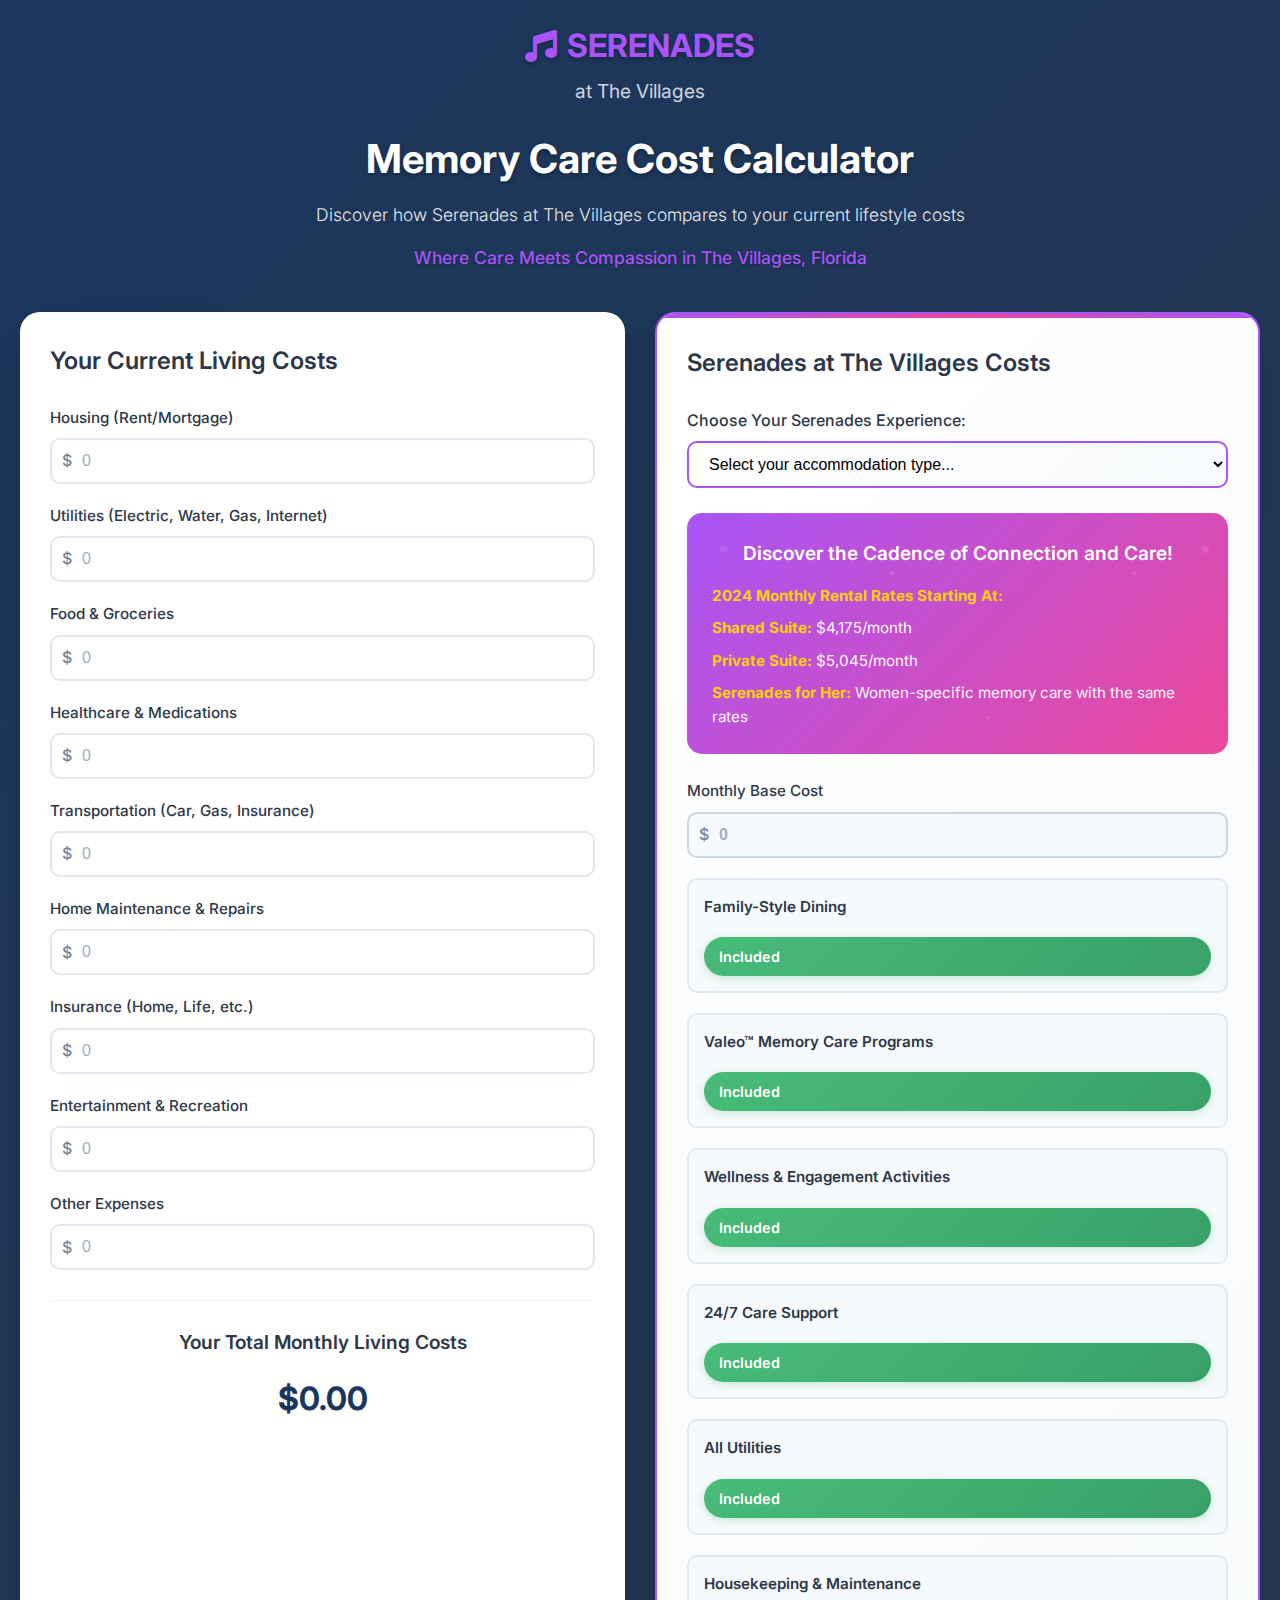
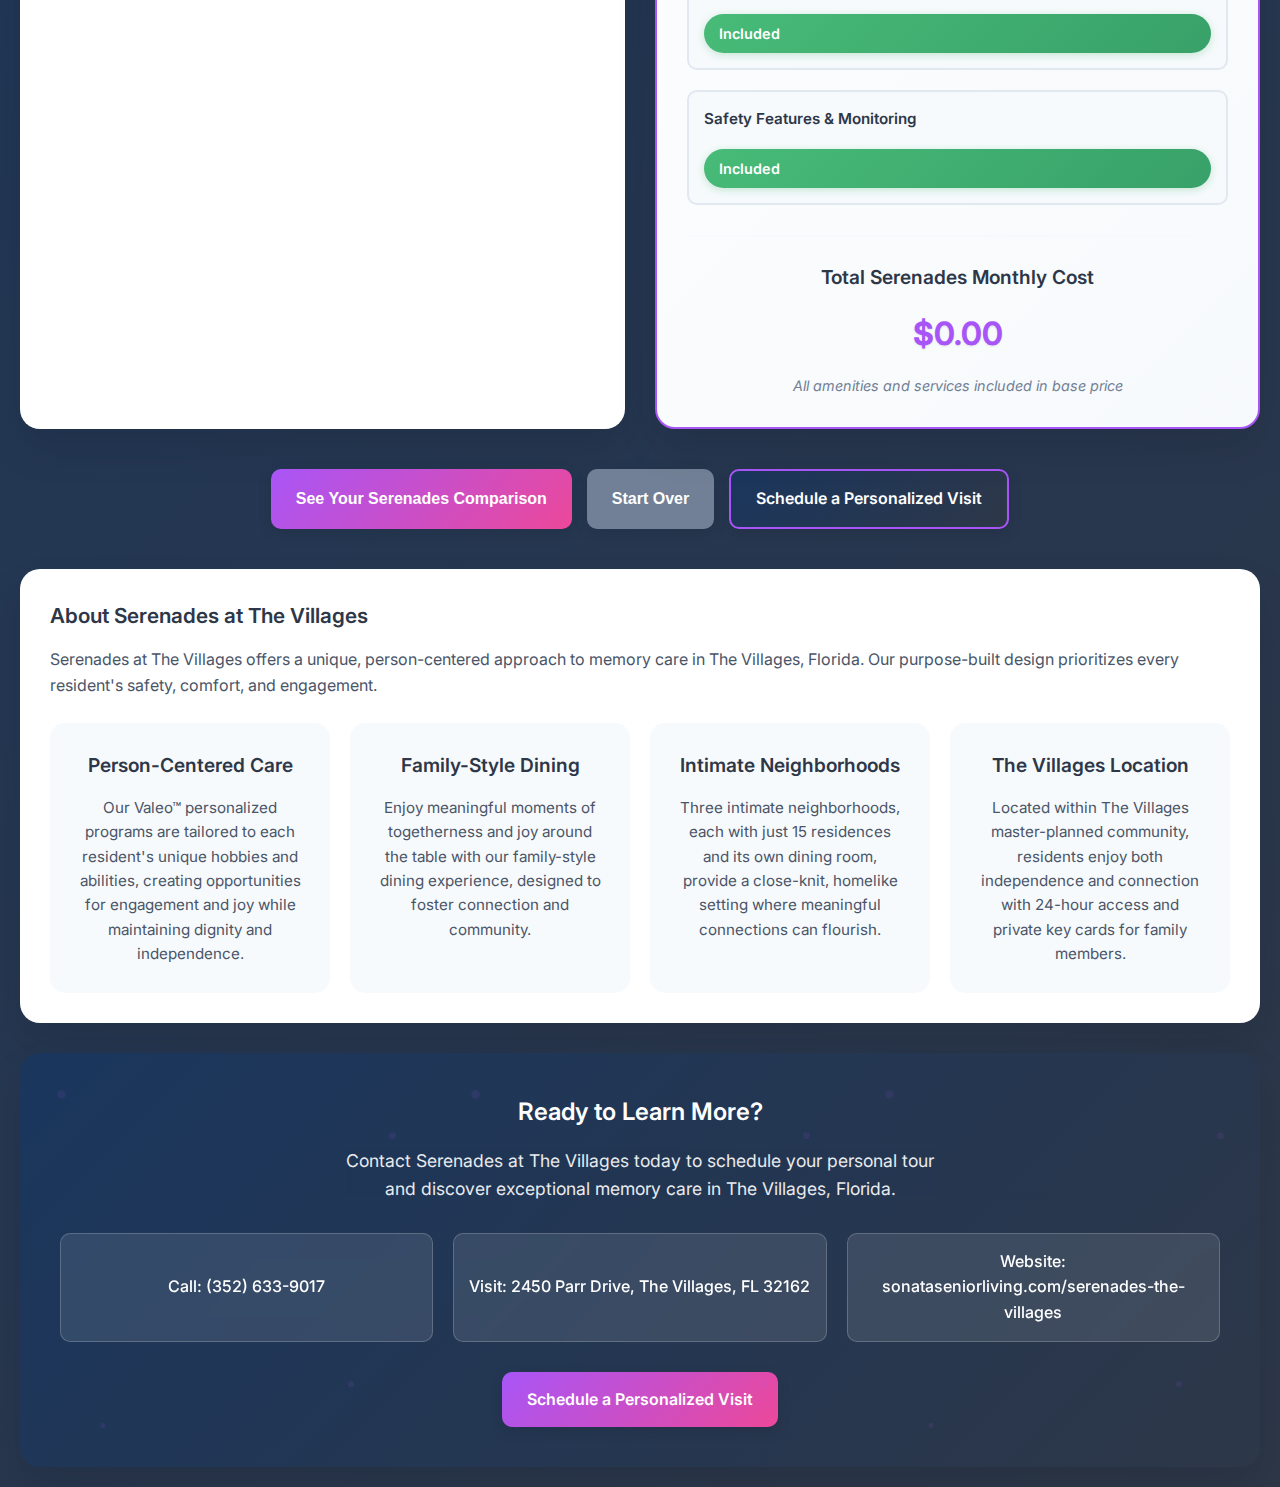
<file: index.html>
<!DOCTYPE html>
<html lang="en">
<head>
    <meta charset="UTF-8">
    <meta name="viewport" content="width=device-width, initial-scale=1.0">
    <title>Serenades at The Villages - Memory Care Cost Calculator</title>
    <link rel="stylesheet" href="styles.css">
    <link href="https://fonts.googleapis.com/css2?family=Inter:wght@300;400;500;600;700&display=swap" rel="stylesheet">
    <link rel="stylesheet" href="https://cdnjs.cloudflare.com/ajax/libs/font-awesome/6.0.0/css/all.min.css">
</head>
<body>
    <div class="container">
        <header class="header">
            <div class="logo-section">
                <div class="serenades-logo">
                    <i class="fas fa-music"></i>
                    <span>SERENADES</span>
                </div>
                <div class="location">at The Villages</div>
            </div>
            <h1>Memory Care Cost Calculator</h1>
            <p>Discover how Serenades at The Villages compares to your current lifestyle costs</p>
            <div class="serenades-tagline">
                Where Care Meets Compassion in The Villages, Florida
            </div>
        </header>

        <div class="calculator-grid">
            <!-- Current Living Costs Section -->
            <div class="cost-section">
                <h2>Your Current Living Costs</h2>
                <div class="cost-categories">
                    <div class="cost-category">
                        <label for="housing">Housing (Rent/Mortgage)</label>
                        <div class="input-group">
                            <span class="currency">$</span>
                            <input type="number" id="housing" placeholder="0" min="0" step="0.01">
                        </div>
                    </div>

                    <div class="cost-category">
                        <label for="utilities">Utilities (Electric, Water, Gas, Internet)</label>
                        <div class="input-group">
                            <span class="currency">$</span>
                            <input type="number" id="utilities" placeholder="0" min="0" step="0.01">
                        </div>
                    </div>

                    <div class="cost-category">
                        <label for="food">Food & Groceries</label>
                        <div class="input-group">
                            <span class="currency">$</span>
                            <input type="number" id="food" placeholder="0" min="0" step="0.01">
                        </div>
                    </div>

                    <div class="cost-category">
                        <label for="healthcare">Healthcare & Medications</label>
                        <div class="input-group">
                            <span class="currency">$</span>
                            <input type="number" id="healthcare" placeholder="0" min="0" step="0.01">
                        </div>
                    </div>

                    <div class="cost-category">
                        <label for="transportation">Transportation (Car, Gas, Insurance)</label>
                        <div class="input-group">
                            <span class="currency">$</span>
                            <input type="number" id="transportation" placeholder="0" min="0" step="0.01">
                        </div>
                    </div>

                    <div class="cost-category">
                        <label for="maintenance">Home Maintenance & Repairs</label>
                        <div class="input-group">
                            <span class="currency">$</span>
                            <input type="number" id="maintenance" placeholder="0" min="0" step="0.01">
                        </div>
                    </div>

                    <div class="cost-category">
                        <label for="insurance">Insurance (Home, Life, etc.)</label>
                        <div class="input-group">
                            <span class="currency">$</span>
                            <input type="number" id="insurance" placeholder="0" min="0" step="0.01">
                        </div>
                    </div>

                    <div class="cost-category">
                        <label for="entertainment">Entertainment & Recreation</label>
                        <div class="input-group">
                            <span class="currency">$</span>
                            <input type="number" id="entertainment" placeholder="0" min="0" step="0.01">
                        </div>
                    </div>

                    <div class="cost-category">
                        <label for="other">Other Expenses</label>
                        <div class="input-group">
                            <span class="currency">$</span>
                            <input type="number" id="other" placeholder="0" min="0" step="0.01">
                        </div>
                    </div>
                </div>

                <div class="total-section">
                    <h3>Your Total Monthly Living Costs</h3>
                    <div class="total-amount" id="currentTotal">$0.00</div>
                </div>
            </div>

            <!-- Serenades Memory Care Costs Section -->
            <div class="cost-section serenades-section">
                <h2>Serenades at The Villages Costs</h2>
                
                <div class="facility-type-selector">
                    <label for="facilityType">Choose Your Serenades Experience:</label>
                    <select id="facilityType">
                        <option value="">Select your accommodation type...</option>
                        <option value="shared">Shared Suite - Starting at $4,175/month</option>
                        <option value="private">Private Suite - Starting at $5,045/month</option>
                        <option value="serenades-her">Serenades for Her - Starting at $4,175/month</option>
                    </select>
                </div>

                <div class="serenades-pricing-info">
                    <div class="pricing-highlight">
                        <span>Discover the Cadence of Connection and Care!</span>
                    </div>
                    <div class="pricing-details">
                        <p><strong>2024 Monthly Rental Rates Starting At:</strong></p>
                        <p><strong>Shared Suite:</strong> $4,175/month</p>
                        <p><strong>Private Suite:</strong> $5,045/month</p>
                        <p><strong>Serenades for Her:</strong> Women-specific memory care with the same rates</p>
                    </div>
                </div>

                <div class="cost-categories">
                    <div class="cost-category">
                        <label for="seniorHousing">Monthly Base Cost</label>
                        <div class="input-group">
                            <span class="currency">$</span>
                            <input type="number" id="seniorHousing" placeholder="0" min="0" step="0.01" readonly>
                        </div>
                    </div>

                    <div class="cost-category included-category">
                        <label>Family-Style Dining</label>
                        <div class="included-badge">
                            <span>Included</span>
                        </div>
                    </div>

                    <div class="cost-category included-category">
                        <label>Valeo™ Memory Care Programs</label>
                        <div class="included-badge">
                            <span>Included</span>
                        </div>
                    </div>

                    <div class="cost-category included-category">
                        <label>Wellness & Engagement Activities</label>
                        <div class="included-badge">
                            <span>Included</span>
                        </div>
                    </div>

                    <div class="cost-category included-category">
                        <label>24/7 Care Support</label>
                        <div class="included-badge">
                            <span>Included</span>
                        </div>
                    </div>

                    <div class="cost-category included-category">
                        <label>All Utilities</label>
                        <div class="included-badge">
                            <span>Included</span>
                        </div>
                    </div>

                    <div class="cost-category included-category">
                        <label>Housekeeping & Maintenance</label>
                        <div class="included-badge">
                            <span>Included</span>
                        </div>
                    </div>

                    <div class="cost-category included-category">
                        <label>Safety Features & Monitoring</label>
                        <div class="included-badge">
                            <span>Included</span>
                        </div>
                    </div>
                </div>

                <div class="total-section">
                    <h3>Total Serenades Monthly Cost</h3>
                    <div class="total-amount" id="seniorTotal">$0.00</div>
                    <div class="serenades-note">
                        <span>All amenities and services included in base price</span>
                    </div>
                </div>
            </div>
        </div>

        <!-- Comparison Results -->
        <div class="comparison-section" id="comparisonSection" style="display: none;">
            <h2>Your Cost Comparison</h2>
            
            <div class="comparison-grid">
                <div class="comparison-card">
                    <h3>Current Living</h3>
                    <div class="amount" id="currentAmount">$0.00</div>
                    <div class="percentage" id="currentPercentage">0%</div>
                    <div class="cost-breakdown" id="currentBreakdown">
                        <!-- Current living costs will be listed here -->
                    </div>
                </div>
                
                <div class="comparison-card serenades-card">
                    <h3>Serenades at The Villages</h3>
                    <div class="amount" id="seniorAmount">$0.00</div>
                    <div class="percentage" id="seniorPercentage">0%</div>
                    <div class="cost-breakdown" id="seniorBreakdown">
                        <div class="included-item">Memory Care Housing</div>
                        <div class="included-item">Family-Style Dining</div>
                        <div class="included-item">Valeo™ Memory Care Programs</div>
                        <div class="included-item">Wellness & Engagement Activities</div>
                        <div class="included-item">24/7 Care Support</div>
                        <div class="included-item">All Utilities Included</div>
                        <div class="included-item">Housekeeping & Maintenance</div>
                        <div class="included-item">Safety Features & Monitoring</div>
                        <div class="included-item">Beautiful The Villages Location</div>
                    </div>
                </div>
                
                <div class="comparison-card difference">
                    <h3>Difference</h3>
                    <div class="amount" id="differenceAmount">$0.00</div>
                    <div class="percentage" id="differencePercentage">0%</div>
                </div>
            </div>

            <div class="savings-analysis">
                <h3>What This Means for You</h3>
                <div class="savings-message" id="savingsMessage"></div>
                
                <div class="annual-breakdown">
                    <h4>Your Annual Breakdown</h4>
                    <div class="annual-grid">
                        <div class="annual-item">
                            <span>Current Living (Annual):</span>
                            <span id="currentAnnual">$0.00</span>
                        </div>
                        <div class="annual-item">
                            <span>Serenades at The Villages (Annual):</span>
                            <span id="seniorAnnual">$0.00</span>
                        </div>
                        <div class="annual-item">
                            <span>Annual Difference:</span>
                            <span id="annualSavings">$0.00</span>
                        </div>
                    </div>
                </div>
            </div>
        </div>

        <!-- Action Buttons -->
        <div class="action-buttons">
            <button class="btn btn-primary" id="calculateBtn">
                See Your Serenades Comparison
            </button>
            <button class="btn btn-secondary" id="resetBtn">
                Start Over
            </button>
            <button class="btn btn-export" id="exportBtn" style="display: none;">
                Save Your Results
            </button>
            <a href="https://sonataseniorliving.com/serenades-the-villages" class="btn btn-serenades" target="_blank">
                Schedule a Personalized Visit
            </a>
        </div>

        <!-- Serenades Information Section -->
        <div class="serenades-info">
            <h3>About Serenades at The Villages</h3>
            <p>Serenades at The Villages offers a unique, person-centered approach to memory care in The Villages, Florida. Our purpose-built design prioritizes every resident's safety, comfort, and engagement.</p>
            
            <div class="info-grid">
                <div class="info-card">
                    <h4>Person-Centered Care</h4>
                    <p>Our Valeo™ personalized programs are tailored to each resident's unique hobbies and abilities, creating opportunities for engagement and joy while maintaining dignity and independence.</p>
                </div>
                <div class="info-card">
                    <h4>Family-Style Dining</h4>
                    <p>Enjoy meaningful moments of togetherness and joy around the table with our family-style dining experience, designed to foster connection and community.</p>
                </div>
                <div class="info-card">
                    <h4>Intimate Neighborhoods</h4>
                    <p>Three intimate neighborhoods, each with just 15 residences and its own dining room, provide a close-knit, homelike setting where meaningful connections can flourish.</p>
                </div>
                <div class="info-card">
                    <h4>The Villages Location</h4>
                    <p>Located within The Villages master-planned community, residents enjoy both independence and connection with 24-hour access and private key cards for family members.</p>
                </div>
            </div>
        </div>

        <!-- Serenades Contact Section -->
        <div class="serenades-contact">
            <h3>Ready to Learn More?</h3>
            <p>Contact Serenades at The Villages today to schedule your personal tour and discover exceptional memory care in The Villages, Florida.</p>
            <div class="contact-info">
                <div class="contact-item">
                    <span>Call: (352) 633-9017</span>
                </div>
                <div class="contact-item">
                    <span>Visit: 2450 Parr Drive, The Villages, FL 32162</span>
                </div>
                <div class="contact-item">
                    <span>Website: sonataseniorliving.com/serenades-the-villages</span>
                </div>
            </div>
            <a href="https://sonataseniorliving.com/serenades-the-villages" class="btn btn-primary" target="_blank">
                Schedule a Personalized Visit
            </a>
        </div>
    </div>

    <script src="script.js"></script>
</body>
</html>
</file>
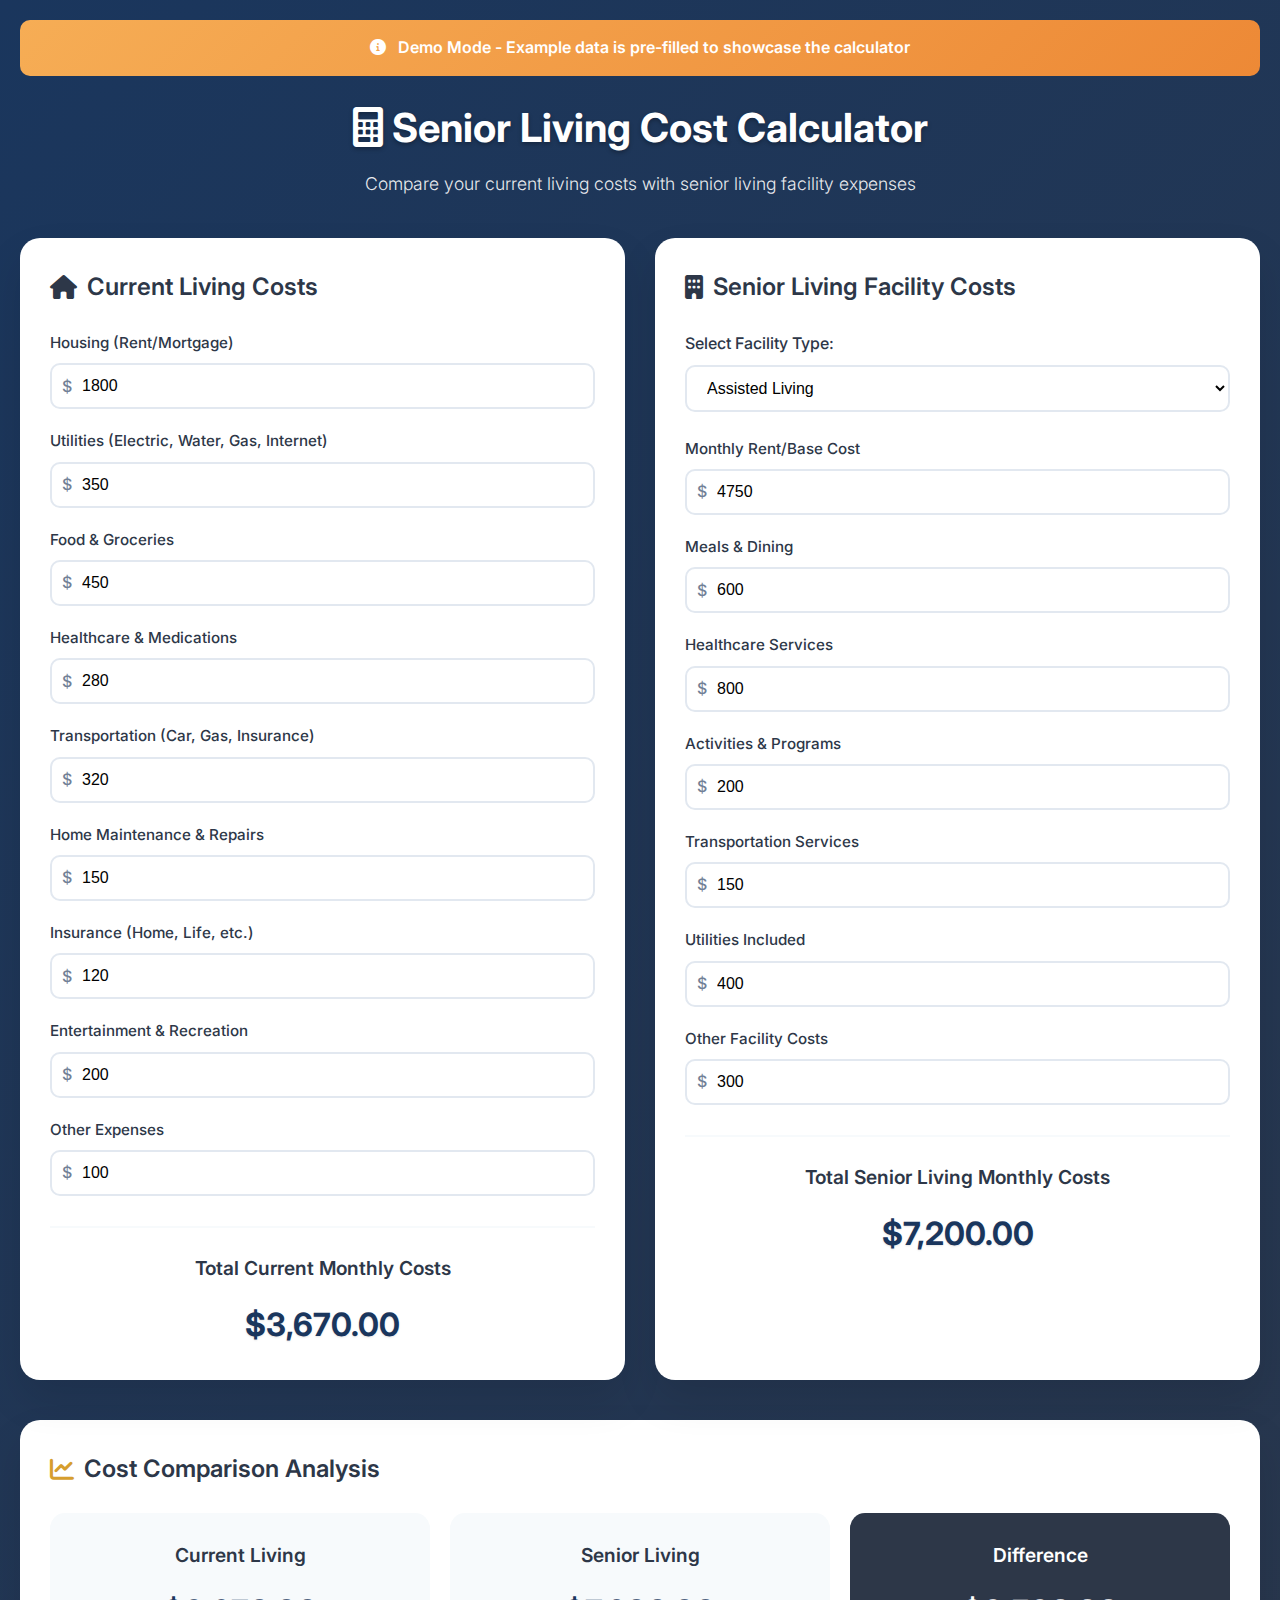
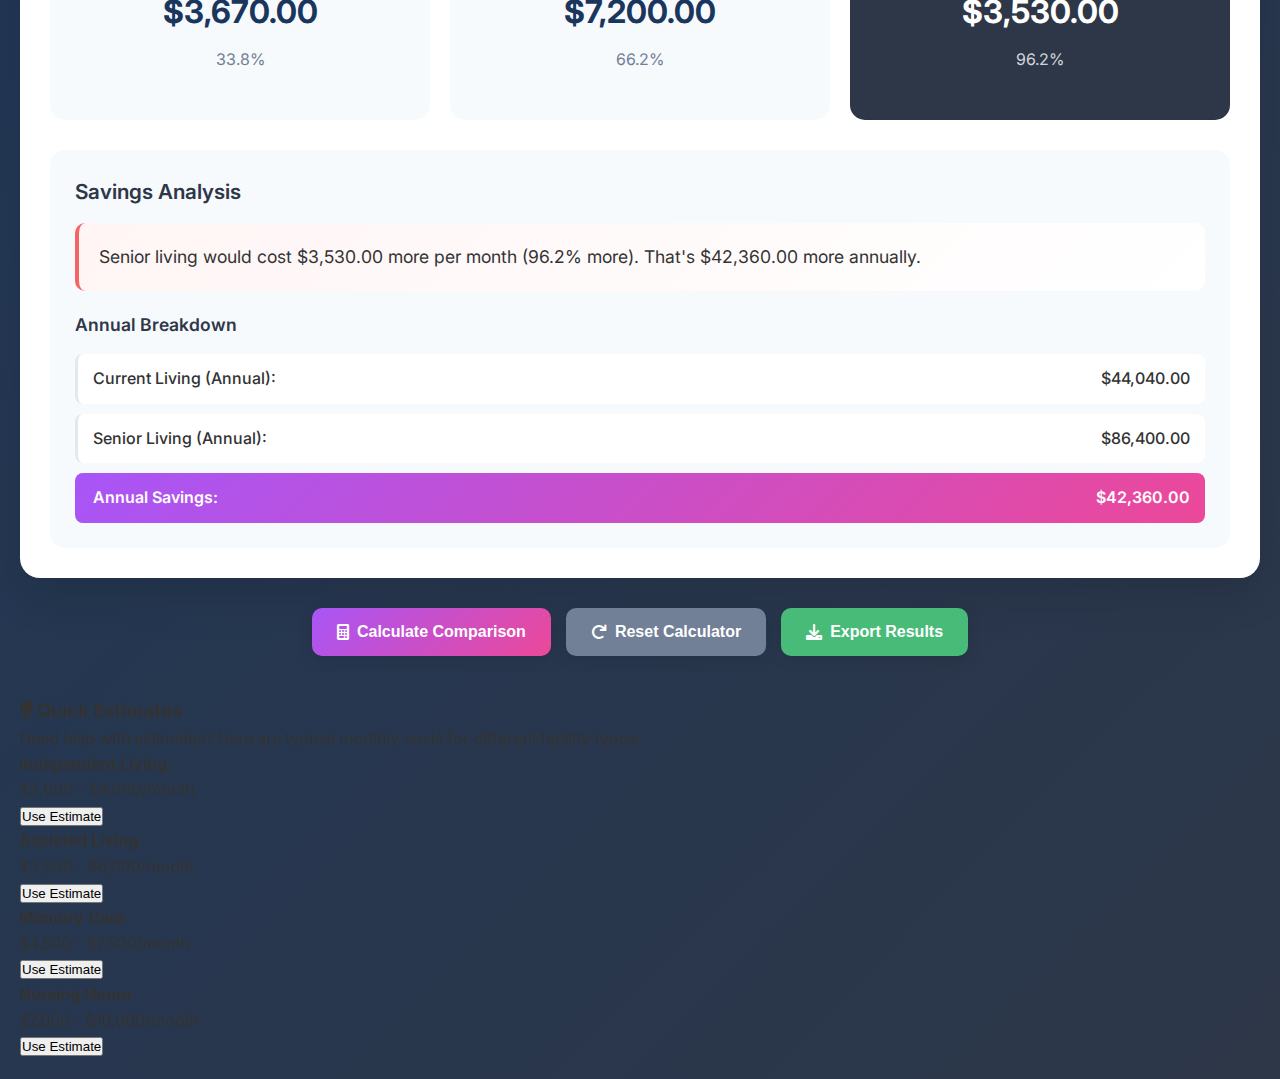
<file: demo.html>
<!DOCTYPE html>
<html lang="en">
<head>
    <meta charset="UTF-8">
    <meta name="viewport" content="width=device-width, initial-scale=1.0">
    <title>Senior Living Cost Calculator - Demo</title>
    <link rel="stylesheet" href="styles.css">
    <link href="https://fonts.googleapis.com/css2?family=Inter:wght@300;400;500;600;700&display=swap" rel="stylesheet">
    <link rel="stylesheet" href="https://cdnjs.cloudflare.com/ajax/libs/font-awesome/6.0.0/css/all.min.css">
    <style>
        .demo-banner {
            background: linear-gradient(135deg, #f6ad55 0%, #ed8936 100%);
            color: white;
            text-align: center;
            padding: 15px;
            margin-bottom: 20px;
            border-radius: 10px;
            font-weight: 600;
        }
        
        .demo-banner i {
            margin-right: 8px;
        }
    </style>
</head>
<body>
    <div class="container">
        <div class="demo-banner">
            <i class="fas fa-info-circle"></i>
            Demo Mode - Example data is pre-filled to showcase the calculator
        </div>
        
        <header class="header">
            <h1><i class="fas fa-calculator"></i> Senior Living Cost Calculator</h1>
            <p>Compare your current living costs with senior living facility expenses</p>
        </header>

        <div class="calculator-grid">
            <!-- Current Living Costs Section -->
            <div class="cost-section">
                <h2><i class="fas fa-home"></i> Current Living Costs</h2>
                <div class="cost-categories">
                    <div class="cost-category">
                        <label for="housing">Housing (Rent/Mortgage)</label>
                        <div class="input-group">
                            <span class="currency">$</span>
                            <input type="number" id="housing" placeholder="0" min="0" step="0.01" value="1800">
                        </div>
                    </div>

                    <div class="cost-category">
                        <label for="utilities">Utilities (Electric, Water, Gas, Internet)</label>
                        <div class="input-group">
                            <span class="currency">$</span>
                            <input type="number" id="utilities" placeholder="0" min="0" step="0.01" value="350">
                        </div>
                    </div>

                    <div class="cost-category">
                        <label for="food">Food & Groceries</label>
                        <div class="input-group">
                            <span class="currency">$</span>
                            <input type="number" id="food" placeholder="0" min="0" step="0.01" value="450">
                        </div>
                    </div>

                    <div class="cost-category">
                        <label for="healthcare">Healthcare & Medications</label>
                        <div class="input-group">
                            <span class="currency">$</span>
                            <input type="number" id="healthcare" placeholder="0" min="0" step="0.01" value="280">
                        </div>
                    </div>

                    <div class="cost-category">
                        <label for="transportation">Transportation (Car, Gas, Insurance)</label>
                        <div class="input-group">
                            <span class="currency">$</span>
                            <input type="number" id="transportation" placeholder="0" min="0" step="0.01" value="320">
                        </div>
                    </div>

                    <div class="cost-category">
                        <label for="maintenance">Home Maintenance & Repairs</label>
                        <div class="input-group">
                            <span class="currency">$</span>
                            <input type="number" id="maintenance" placeholder="0" min="0" step="0.01" value="150">
                        </div>
                    </div>

                    <div class="cost-category">
                        <label for="insurance">Insurance (Home, Life, etc.)</label>
                        <div class="input-group">
                            <span class="currency">$</span>
                            <input type="number" id="insurance" placeholder="0" min="0" step="0.01" value="120">
                        </div>
                    </div>

                    <div class="cost-category">
                        <label for="entertainment">Entertainment & Recreation</label>
                        <div class="input-group">
                            <span class="currency">$</span>
                            <input type="number" id="entertainment" placeholder="0" min="0" step="0.01" value="200">
                        </div>
                    </div>

                    <div class="cost-category">
                        <label for="other">Other Expenses</label>
                        <div class="input-group">
                            <span class="currency">$</span>
                            <input type="number" id="other" placeholder="0" min="0" step="0.01" value="100">
                        </div>
                    </div>
                </div>

                <div class="total-section">
                    <h3>Total Current Monthly Costs</h3>
                    <div class="total-amount" id="currentTotal">$3,670.00</div>
                </div>
            </div>

            <!-- Senior Living Costs Section -->
            <div class="cost-section">
                <h2><i class="fas fa-building"></i> Senior Living Facility Costs</h2>
                
                <div class="facility-type-selector">
                    <label for="facilityType">Select Facility Type:</label>
                    <select id="facilityType">
                        <option value="independent">Independent Living</option>
                        <option value="assisted" selected>Assisted Living</option>
                        <option value="memory">Memory Care</option>
                        <option value="nursing">Nursing Home</option>
                        <option value="ccrc">CCRC (Continuing Care Retirement Community)</option>
                    </select>
                </div>

                <div class="cost-categories">
                    <div class="cost-category">
                        <label for="seniorHousing">Monthly Rent/Base Cost</label>
                        <div class="input-group">
                            <span class="currency">$</span>
                            <input type="number" id="seniorHousing" placeholder="0" min="0" step="0.01" value="4750">
                        </div>
                    </div>

                    <div class="cost-category">
                        <label for="seniorMeals">Meals & Dining</label>
                        <div class="input-group">
                            <span class="currency">$</span>
                            <input type="number" id="seniorMeals" placeholder="0" min="0" step="0.01" value="600">
                        </div>
                    </div>

                    <div class="cost-category">
                        <label for="seniorHealthcare">Healthcare Services</label>
                        <div class="input-group">
                            <span class="currency">$</span>
                            <input type="number" id="seniorHealthcare" placeholder="0" min="0" step="0.01" value="800">
                        </div>
                    </div>

                    <div class="cost-category">
                        <label for="seniorActivities">Activities & Programs</label>
                        <div class="input-group">
                            <span class="currency">$</span>
                            <input type="number" id="seniorActivities" placeholder="0" min="0" step="0.01" value="200">
                        </div>
                    </div>

                    <div class="cost-category">
                        <label for="seniorTransportation">Transportation Services</label>
                        <div class="input-group">
                            <span class="currency">$</span>
                            <input type="number" id="seniorTransportation" placeholder="0" min="0" step="0.01" value="150">
                        </div>
                    </div>

                    <div class="cost-category">
                        <label for="seniorUtilities">Utilities Included</label>
                        <div class="input-group">
                            <span class="currency">$</span>
                            <input type="number" id="seniorUtilities" placeholder="0" min="0" step="0.01" value="400">
                        </div>
                    </div>

                    <div class="cost-category">
                        <label for="seniorOther">Other Facility Costs</label>
                        <div class="input-group">
                            <span class="currency">$</span>
                            <input type="number" id="seniorOther" placeholder="0" min="0" step="0.01" value="300">
                        </div>
                    </div>
                </div>

                <div class="total-section">
                    <h3>Total Senior Living Monthly Costs</h3>
                    <div class="total-amount" id="seniorTotal">$7,200.00</div>
                </div>
            </div>
        </div>

        <!-- Comparison Results -->
        <div class="comparison-section" id="comparisonSection">
            <h2><i class="fas fa-chart-line"></i> Cost Comparison Analysis</h2>
            
            <div class="comparison-grid">
                <div class="comparison-card">
                    <h3>Current Living</h3>
                    <div class="amount" id="currentAmount">$3,670.00</div>
                    <div class="percentage" id="currentPercentage">33.8%</div>
                </div>
                
                <div class="comparison-card">
                    <h3>Senior Living</h3>
                    <div class="amount" id="seniorAmount">$7,200.00</div>
                    <div class="percentage" id="seniorPercentage">66.2%</div>
                </div>
                
                <div class="comparison-card difference">
                    <h3>Difference</h3>
                    <div class="amount" id="differenceAmount">$3,530.00</div>
                    <div class="percentage" id="differencePercentage">96.2%</div>
                </div>
            </div>

            <div class="savings-analysis">
                <h3>Savings Analysis</h3>
                <div class="savings-message negative" id="savingsMessage">
                    Senior living would cost $3,530.00 more per month (96.2% more). That's $42,360.00 more annually.
                </div>
                
                <div class="annual-breakdown">
                    <h4>Annual Breakdown</h4>
                    <div class="annual-grid">
                        <div class="annual-item">
                            <span>Current Living (Annual):</span>
                            <span id="currentAnnual">$44,040.00</span>
                        </div>
                        <div class="annual-item">
                            <span>Senior Living (Annual):</span>
                            <span id="seniorAnnual">$86,400.00</span>
                        </div>
                        <div class="annual-item">
                            <span>Annual Savings:</span>
                            <span id="annualSavings">$42,360.00</span>
                        </div>
                    </div>
                </div>
            </div>
        </div>

        <!-- Action Buttons -->
        <div class="action-buttons">
            <button class="btn btn-primary" id="calculateBtn">
                <i class="fas fa-calculator"></i> Calculate Comparison
            </button>
            <button class="btn btn-secondary" id="resetBtn">
                <i class="fas fa-redo"></i> Reset Calculator
            </button>
            <button class="btn btn-export" id="exportBtn">
                <i class="fas fa-download"></i> Export Results
            </button>
        </div>

        <!-- Quick Estimates Section -->
        <div class="quick-estimates">
            <h3><i class="fas fa-lightbulb"></i> Quick Estimates</h3>
            <p>Need help with estimates? Here are typical monthly costs for different facility types:</p>
            
            <div class="estimates-grid">
                <div class="estimate-card">
                    <h4>Independent Living</h4>
                    <p>$2,000 - $4,000/month</p>
                    <button class="btn-estimate" data-type="independent">Use Estimate</button>
                </div>
                <div class="estimate-card">
                    <h4>Assisted Living</h4>
                    <p>$3,500 - $6,000/month</p>
                    <button class="btn-estimate" data-type="assisted">Use Estimate</button>
                </div>
                <div class="estimate-card">
                    <h4>Memory Care</h4>
                    <p>$4,500 - $7,500/month</p>
                    <button class="btn-estimate" data-type="memory">Use Estimate</button>
                </div>
                <div class="estimate-card">
                    <h4>Nursing Home</h4>
                    <p>$7,000 - $10,000/month</p>
                    <button class="btn-estimate" data-type="nursing">Use Estimate</button>
                </div>
            </div>
        </div>
    </div>

    <script src="script.js"></script>
</body>
</html>
</file>
<file: styles.css>
/* Reset and Base Styles */
* {
    margin: 0;
    padding: 0;
    box-sizing: border-box;
}

body {
    font-family: 'Inter', -apple-system, BlinkMacSystemFont, 'Segoe UI', Roboto, sans-serif;
    line-height: 1.6;
    color: #333;
    background: linear-gradient(135deg, #1a365d 0%, #2d3748 100%);
    min-height: 100vh;
    padding: 20px 0;
}

.container {
    max-width: 1400px;
    margin: 0 auto;
    padding: 0 20px;
}

/* Header Styles */
.header {
    text-align: center;
    margin-bottom: 40px;
    color: white;
}

.logo-section {
    margin-bottom: 20px;
}

.serenades-logo {
    display: flex;
    align-items: center;
    justify-content: center;
    gap: 10px;
    font-size: 2rem;
    font-weight: 700;
    color: #a855f7;
    text-shadow: 0 2px 4px rgba(0,0,0,0.3);
    margin-bottom: 5px;
}



.location {
    font-size: 1.2rem;
    font-weight: 400;
    color: #e2e8f0;
    opacity: 0.9;
}

.header h1 {
    font-size: 2.5rem;
    font-weight: 700;
    margin-bottom: 10px;
    text-shadow: 0 2px 4px rgba(0,0,0,0.3);
}

.header p {
    font-size: 1.1rem;
    opacity: 0.9;
    font-weight: 300;
    margin-bottom: 15px;
}

.serenades-tagline {
    font-size: 1.1rem;
    font-weight: 500;
    color: #a855f7;
    text-shadow: 0 1px 2px rgba(0,0,0,0.3);
    display: flex;
    align-items: center;
    justify-content: center;
    gap: 8px;
}



/* Calculator Grid */
.calculator-grid {
    display: grid;
    grid-template-columns: 1fr 1fr;
    gap: 30px;
    margin-bottom: 40px;
}

/* Cost Section Styles */
.cost-section {
    background: white;
    border-radius: 20px;
    padding: 30px;
    box-shadow: 0 20px 40px rgba(0,0,0,0.1);
    transition: transform 0.3s ease, box-shadow 0.3s ease;
}

.cost-section:hover {
    transform: translateY(-5px);
    box-shadow: 0 25px 50px rgba(0,0,0,0.15);
}

.cost-section.serenades-section {
    background: linear-gradient(135deg, #ffffff 0%, #f7fafc 100%);
    border: 2px solid #a855f7;
    position: relative;
    overflow: hidden;
}

.cost-section.serenades-section::before {
    content: '';
    position: absolute;
    top: 0;
    left: 0;
    right: 0;
    height: 4px;
    background: linear-gradient(90deg, #a855f7, #ec4899, #a855f7);
}

.cost-section h2 {
    color: #2d3748;
    font-size: 1.5rem;
    font-weight: 600;
    margin-bottom: 25px;
    display: flex;
    align-items: center;
    gap: 10px;
}



/* Facility Type Selector */
.facility-type-selector {
    margin-bottom: 25px;
}

.facility-type-selector label {
    display: block;
    font-weight: 500;
    margin-bottom: 8px;
    color: #2d3748;
}

.facility-type-selector select {
    width: 100%;
    padding: 12px 16px;
    border: 2px solid #e2e8f0;
    border-radius: 10px;
    font-size: 1rem;
    background: white;
    transition: border-color 0.3s ease;
}

.facility-type-selector select:focus {
    outline: none;
    border-color: #d69e2e;
}

.serenades-section .facility-type-selector select:focus {
    border-color: #a855f7;
}

/* Cost Categories */
.cost-categories {
    display: flex;
    flex-direction: column;
    gap: 20px;
}

.cost-category {
    display: flex;
    flex-direction: column;
    gap: 8px;
}

.cost-category label {
    font-weight: 500;
    color: #2d3748;
    font-size: 0.95rem;
}

.input-group {
    position: relative;
    display: flex;
    align-items: center;
}

.currency {
    position: absolute;
    left: 12px;
    color: #718096;
    font-weight: 500;
    z-index: 1;
}

.input-group input {
    width: 100%;
    padding: 12px 12px 12px 30px;
    border: 2px solid #e2e8f0;
    border-radius: 10px;
    font-size: 1rem;
    transition: border-color 0.3s ease, box-shadow 0.3s ease;
}

.input-group input:focus {
    outline: none;
    border-color: #d69e2e;
    box-shadow: 0 0 0 3px rgba(214, 158, 46, 0.1);
}

.serenades-section .input-group input:focus {
    border-color: #a855f7;
    box-shadow: 0 0 0 3px rgba(168, 85, 247, 0.1);
}

.input-group input::placeholder {
    color: #a0aec0;
}

/* Total Section */
.total-section {
    margin-top: 30px;
    padding-top: 25px;
    border-top: 2px solid #f7fafc;
    text-align: center;
}

.total-section h3 {
    color: #2d3748;
    font-size: 1.2rem;
    font-weight: 600;
    margin-bottom: 15px;
}

.total-amount {
    font-size: 2rem;
    font-weight: 700;
    color: #1a365d;
    text-shadow: 0 1px 2px rgba(0,0,0,0.1);
}

.serenades-section .total-amount {
    color: #a855f7;
}

/* Comparison Section */
.comparison-section {
    background: white;
    border-radius: 20px;
    padding: 30px;
    margin-bottom: 30px;
    box-shadow: 0 20px 40px rgba(0,0,0,0.1);
}

.comparison-section h2 {
    color: #2d3748;
    font-size: 1.5rem;
    font-weight: 600;
    margin-bottom: 25px;
    display: flex;
    align-items: center;
    gap: 10px;
}

.comparison-section h2 i {
    color: #d69e2e;
}

.comparison-grid {
    display: grid;
    grid-template-columns: 1fr 1fr 1fr;
    gap: 20px;
    margin-bottom: 30px;
}

.comparison-card {
    background: #f7fafc;
    border-radius: 15px;
    padding: 25px;
    text-align: center;
    transition: transform 0.3s ease, box-shadow 0.3s ease;
    border: 2px solid transparent;
}

.comparison-card:hover {
    transform: translateY(-3px);
    box-shadow: 0 10px 25px rgba(0,0,0,0.1);
}

.comparison-card.serenades-card {
    background: linear-gradient(135deg, #a855f7 0%, #ec4899 100%);
    color: white;
    border: 2px solid #a855f7;
    position: relative;
    overflow: hidden;
}

.comparison-card.serenades-card::before {
    content: '';
    position: absolute;
    top: 0;
    left: 0;
    right: 0;
    bottom: 0;
    background: url('data:image/svg+xml,<svg xmlns="http://www.w3.org/2000/svg" viewBox="0 0 100 100"><circle cx="20" cy="20" r="2" fill="rgba(255,255,255,0.1)"/><circle cx="80" cy="40" r="1.5" fill="rgba(255,255,255,0.1)"/><circle cx="40" cy="80" r="1" fill="rgba(255,255,255,0.1)"/></svg>');
    pointer-events: none;
}

.comparison-card.difference {
    background: #2d3748;
    color: white;
}

.comparison-card h3 {
    font-size: 1.2rem;
    font-weight: 600;
    margin-bottom: 15px;
    color: #2d3748;
}

.comparison-card.serenades-card h3 {
    color: white;
}

.comparison-card.difference h3 {
    color: white;
}

.comparison-card .amount {
    font-size: 2rem;
    font-weight: 700;
    margin-bottom: 10px;
    color: #1a365d;
}

.comparison-card.serenades-card .amount {
    color: white;
}

.comparison-card.difference .amount {
    color: white;
}

.comparison-card .percentage {
    font-size: 1rem;
    color: #718096;
    margin-bottom: 20px;
}

.comparison-card.serenades-card .percentage {
    color: rgba(255,255,255,0.8);
}

.comparison-card.difference .percentage {
    color: rgba(255,255,255,0.8);
}

.cost-breakdown {
    text-align: left;
    font-size: 0.9rem;
}

.cost-breakdown .cost-item {
    display: flex;
    justify-content: space-between;
    padding: 5px 0;
    border-bottom: 1px solid #e2e8f0;
    color: #4a5568;
}

.cost-breakdown .cost-item:last-child {
    border-bottom: none;
}

.cost-breakdown .cost-item .item-name {
    font-weight: 500;
}

.cost-breakdown .cost-item .item-amount {
    font-weight: 600;
}

.included-item {
    padding: 8px 0;
    color: #4a5568;
    font-size: 0.9rem;
    font-weight: 500;
    border-bottom: 1px solid rgba(255,255,255,0.2);
}

.comparison-card.serenades-card .included-item {
    color: white;
}

.included-item::before {
    content: '✓';
    color: #48bb78;
    font-weight: bold;
    margin-right: 8px;
}

.comparison-card.serenades-card .included-item::before {
    color: #68d391;
}

.savings-analysis {
    background: #f7fafc;
    border-radius: 15px;
    padding: 25px;
    margin-top: 20px;
}

.savings-analysis h3 {
    color: #2d3748;
    font-size: 1.3rem;
    font-weight: 600;
    margin-bottom: 15px;
    display: flex;
    align-items: center;
    gap: 10px;
}

.savings-analysis h3 i {
    color: #d69e2e;
}

.savings-message {
    background: white;
    border-radius: 10px;
    padding: 20px;
    margin-bottom: 20px;
    font-size: 1.1rem;
    line-height: 1.6;
    border-left: 4px solid #e2e8f0;
}

.savings-message.positive {
    border-left-color: #48bb78;
    background: linear-gradient(135deg, #f0fff4 0%, #ffffff 100%);
}

.savings-message.negative {
    border-left-color: #f56565;
    background: linear-gradient(135deg, #fff5f5 0%, #ffffff 100%);
}

.savings-message.neutral {
    border-left-color: #d69e2e;
    background: linear-gradient(135deg, #fffbeb 0%, #ffffff 100%);
}

.annual-breakdown h4 {
    color: #2d3748;
    font-size: 1.1rem;
    font-weight: 600;
    margin-bottom: 15px;
    display: flex;
    align-items: center;
    gap: 8px;
}

.annual-breakdown h4 i {
    color: #d69e2e;
}

.annual-grid {
    display: grid;
    gap: 10px;
}

.annual-item {
    display: flex;
    justify-content: space-between;
    padding: 12px 15px;
    background: white;
    border-radius: 8px;
    font-weight: 500;
    border-left: 3px solid #e2e8f0;
}

.annual-item:last-child {
    background: linear-gradient(135deg, #a855f7 0%, #ec4899 100%);
    color: white;
    border-left-color: #a855f7;
    font-weight: 600;
}

.action-buttons {
    display: flex;
    gap: 15px;
    justify-content: center;
    margin-bottom: 40px;
    flex-wrap: wrap;
}

.btn {
    padding: 15px 25px;
    border: none;
    border-radius: 10px;
    font-size: 1rem;
    font-weight: 600;
    cursor: pointer;
    transition: all 0.3s ease;
    text-decoration: none;
    display: inline-flex;
    align-items: center;
    gap: 8px;
    box-shadow: 0 4px 15px rgba(0,0,0,0.1);
}

.btn-primary {
    background: linear-gradient(135deg, #a855f7 0%, #ec4899 100%);
    color: white;
}

.btn-primary:hover {
    transform: translateY(-2px);
    box-shadow: 0 8px 25px rgba(168, 85, 247, 0.3);
}

.btn-secondary {
    background: #718096;
    color: white;
}

.btn-secondary:hover {
    background: #4a5568;
    transform: translateY(-2px);
}

.btn-export {
    background: #48bb78;
    color: white;
}

.btn-export:hover {
    background: #38a169;
    transform: translateY(-2px);
}

.btn-serenades {
    background: linear-gradient(135deg, #1a365d 0%, #2d3748 100%);
    color: white;
    border: 2px solid #a855f7;
}

.btn-serenades:hover {
    background: linear-gradient(135deg, #2d3748 0%, #1a365d 100%);
    transform: translateY(-2px);
    box-shadow: 0 8px 25px rgba(168, 85, 247, 0.3);
}

/* Serenades Pricing Information */
.serenades-pricing-info {
    background: linear-gradient(135deg, #a855f7 0%, #ec4899 100%);
    border-radius: 15px;
    padding: 25px;
    margin-bottom: 25px;
    color: white;
    position: relative;
    overflow: hidden;
}

.serenades-pricing-info::before {
    content: '';
    position: absolute;
    top: 0;
    left: 0;
    right: 0;
    bottom: 0;
    background: url('data:image/svg+xml,<svg xmlns="http://www.w3.org/2000/svg" viewBox="0 0 100 100"><circle cx="15" cy="15" r="1.5" fill="rgba(255,255,255,0.1)"/><circle cx="85" cy="25" r="1" fill="rgba(255,255,255,0.1)"/><circle cx="25" cy="85" r="0.8" fill="rgba(255,255,255,0.1)"/></svg>');
    pointer-events: none;
}

.pricing-highlight {
    display: flex;
    align-items: center;
    justify-content: center;
    gap: 10px;
    font-size: 1.2rem;
    font-weight: 600;
    margin-bottom: 15px;
    text-align: center;
}



.pricing-details {
    font-size: 0.95rem;
    line-height: 1.6;
    opacity: 0.95;
}

.pricing-details p {
    margin-bottom: 8px;
}

.pricing-details p:last-child {
    margin-bottom: 0;
}

.pricing-details strong {
    color: #ffd700;
}

/* Included Categories */
.included-category {
    background: #f7fafc;
    border-radius: 10px;
    padding: 15px;
    border: 2px solid #e2e8f0;
    transition: all 0.3s ease;
}

.included-category:hover {
    border-color: #a855f7;
    background: linear-gradient(135deg, #f0fff4 0%, #f7fafc 100%);
    transform: translateX(5px);
}

.included-category label {
    color: #2d3748;
    font-weight: 600;
    margin-bottom: 10px;
    display: block;
}

.included-badge {
    display: flex;
    align-items: center;
    gap: 8px;
    background: linear-gradient(135deg, #48bb78 0%, #38a169 100%);
    color: white;
    padding: 8px 15px;
    border-radius: 20px;
    font-weight: 600;
    font-size: 0.9rem;
    box-shadow: 0 2px 8px rgba(72, 187, 120, 0.3);
}



.serenades-note {
    display: flex;
    align-items: center;
    justify-content: center;
    gap: 8px;
    margin-top: 15px;
    font-size: 0.9rem;
    color: #718096;
    font-style: italic;
}



/* Readonly Input Styling */
.input-group input[readonly] {
    background: #f7fafc;
    border-color: #cbd5e0;
    color: #2d3748;
    font-weight: 600;
    cursor: not-allowed;
}

.input-group input[readonly]:focus {
    border-color: #cbd5e0;
    box-shadow: none;
}

/* Updated Facility Type Selector for Serenades */
.serenades-section .facility-type-selector select {
    background: linear-gradient(135deg, #ffffff 0%, #f7fafc 100%);
    border: 2px solid #a855f7;
    font-weight: 500;
}

.serenades-section .facility-type-selector select:focus {
    border-color: #ec4899;
    box-shadow: 0 0 0 3px rgba(168, 85, 247, 0.1);
}

.serenades-section .facility-type-selector select option {
    font-weight: 500;
}

.serenades-section .facility-type-selector select option:first-child {
    color: #718096;
    font-style: italic;
}

/* Serenades Information Section */
.serenades-info {
    background: white;
    border-radius: 20px;
    padding: 30px;
    margin-bottom: 30px;
    box-shadow: 0 20px 40px rgba(0,0,0,0.1);
}

.serenades-info h3 {
    color: #2d3748;
    font-size: 1.3rem;
    font-weight: 600;
    margin-bottom: 15px;
    display: flex;
    align-items: center;
    gap: 10px;
}



.serenades-info p {
    color: #4a5568;
    margin-bottom: 25px;
    font-size: 1rem;
    line-height: 1.6;
}

.info-grid {
    display: grid;
    grid-template-columns: repeat(auto-fit, minmax(250px, 1fr));
    gap: 20px;
}

.info-card {
    background: #f7fafc;
    border-radius: 15px;
    padding: 25px;
    text-align: center;
    transition: transform 0.3s ease, box-shadow 0.3s ease;
    border: 2px solid transparent;
}

.info-card:hover {
    transform: translateY(-5px);
    box-shadow: 0 15px 35px rgba(0,0,0,0.1);
    border-color: #a855f7;
}

.info-card h4 {
    color: #2d3748;
    font-size: 1.2rem;
    font-weight: 600;
    margin-bottom: 15px;
    display: flex;
    align-items: center;
    justify-content: center;
    gap: 10px;
}



.info-card p {
    color: #4a5568;
    font-size: 0.95rem;
    line-height: 1.6;
    margin: 0;
}

/* Serenades Contact Section */
.serenades-contact {
    background: linear-gradient(135deg, #1a365d 0%, #2d3748 100%);
    border-radius: 20px;
    padding: 40px;
    text-align: center;
    color: white;
    box-shadow: 0 20px 40px rgba(0,0,0,0.1);
    position: relative;
    overflow: hidden;
}

.serenades-contact::before {
    content: '';
    position: absolute;
    top: 0;
    left: 0;
    right: 0;
    bottom: 0;
    background: url('data:image/svg+xml,<svg xmlns="http://www.w3.org/2000/svg" viewBox="0 0 100 100"><circle cx="10" cy="10" r="1" fill="rgba(168,85,247,0.1)"/><circle cx="90" cy="20" r="0.8" fill="rgba(168,85,247,0.1)"/><circle cx="20" cy="90" r="0.6" fill="rgba(168,85,247,0.1)"/><circle cx="80" cy="80" r="0.7" fill="rgba(168,85,247,0.1)"/></svg>');
    pointer-events: none;
}

.serenades-contact h3 {
    font-size: 1.5rem;
    font-weight: 600;
    margin-bottom: 15px;
    display: flex;
    align-items: center;
    justify-content: center;
    gap: 10px;
}



.serenades-contact p {
    font-size: 1.1rem;
    margin-bottom: 30px;
    opacity: 0.9;
    max-width: 600px;
    margin-left: auto;
    margin-right: auto;
}

.contact-info {
    display: grid;
    grid-template-columns: repeat(auto-fit, minmax(250px, 1fr));
    gap: 20px;
    margin-bottom: 30px;
}

.contact-item {
    display: flex;
    align-items: center;
    justify-content: center;
    gap: 10px;
    padding: 15px;
    background: rgba(255,255,255,0.1);
    border-radius: 10px;
    backdrop-filter: blur(10px);
    border: 1px solid rgba(255,255,255,0.2);
}



.contact-item span {
    font-weight: 500;
}

/* Responsive Design */
@media (max-width: 1024px) {
    .calculator-grid {
        grid-template-columns: 1fr;
    }

    .comparison-grid {
        grid-template-columns: 1fr;
    }

    .info-grid {
        grid-template-columns: repeat(2, 1fr);
    }
}

@media (max-width: 768px) {
    .container {
        padding: 0 15px;
    }

    .header h1 {
        font-size: 2rem;
    }

    .cost-section {
        padding: 20px;
    }

    .action-buttons {
        flex-direction: column;
        align-items: center;
    }

    .btn {
        width: 100%;
        max-width: 300px;
        justify-content: center;
    }

    .info-grid {
        grid-template-columns: 1fr;
    }

    .contact-info {
        grid-template-columns: 1fr;
    }
}

@media (max-width: 480px) {
    .header h1 {
        font-size: 1.8rem;
    }

    .total-amount {
        font-size: 1.5rem;
    }

    .comparison-card .amount {
        font-size: 1.5rem;
    }

    .serenades-contact {
        padding: 30px 20px;
    }
}

/* Animations */
@keyframes fadeInUp {
    from {
        opacity: 0;
        transform: translateY(30px);
    }
    to {
        opacity: 1;
        transform: translateY(0);
    }
}

.comparison-section {
    animation: fadeInUp 0.6s ease-out;
}

.loading {
    opacity: 0.6;
    pointer-events: none;
}

.input-group input.valid {
    border-color: #48bb78;
}

.input-group input.invalid {
    border-color: #f56565;
}

/* Print Styles */
@media print {
    body {
        background: white;
        color: black;
    }

    .action-buttons,
    .serenades-info,
    .serenades-contact {
        display: none;
    }

    .cost-section,
    .comparison-section {
        box-shadow: none;
        border: 1px solid #ccc;
    }
}
</file>
